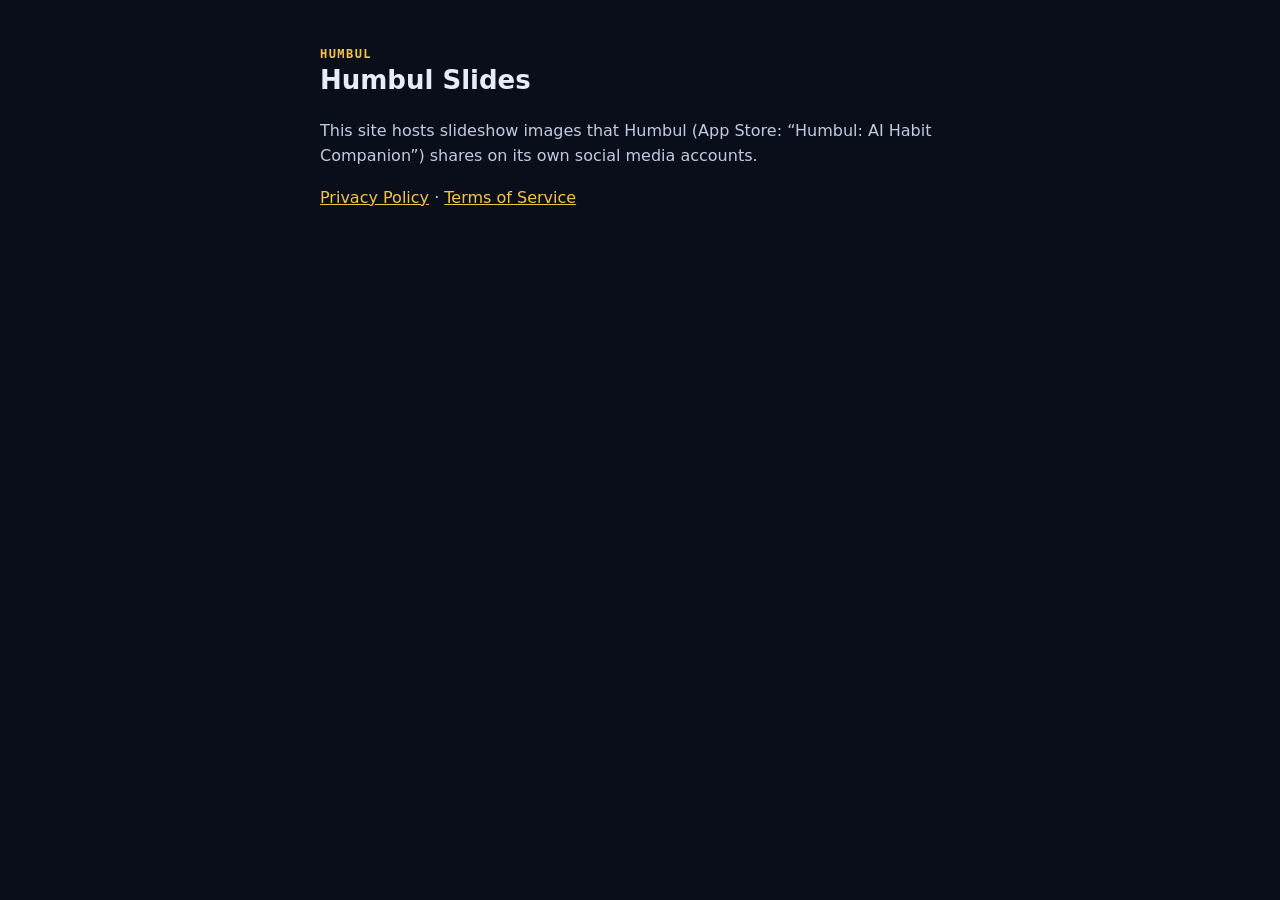
<file: index.html>
<!doctype html><html lang="en"><head><meta charset="utf-8"><meta name="viewport" content="width=device-width,initial-scale=1">
<title>Humbul Slides</title><link rel="stylesheet" href="style.css"></head><body><main>
<div class="brand">HUMBUL</div><h1>Humbul Slides</h1>
<p>This site hosts slideshow images that Humbul (App Store: “Humbul: AI Habit Companion”) shares on its own social media accounts.</p>
<p><a href="privacy.html">Privacy Policy</a> · <a href="terms.html">Terms of Service</a></p>
</main></body></html>
</file>
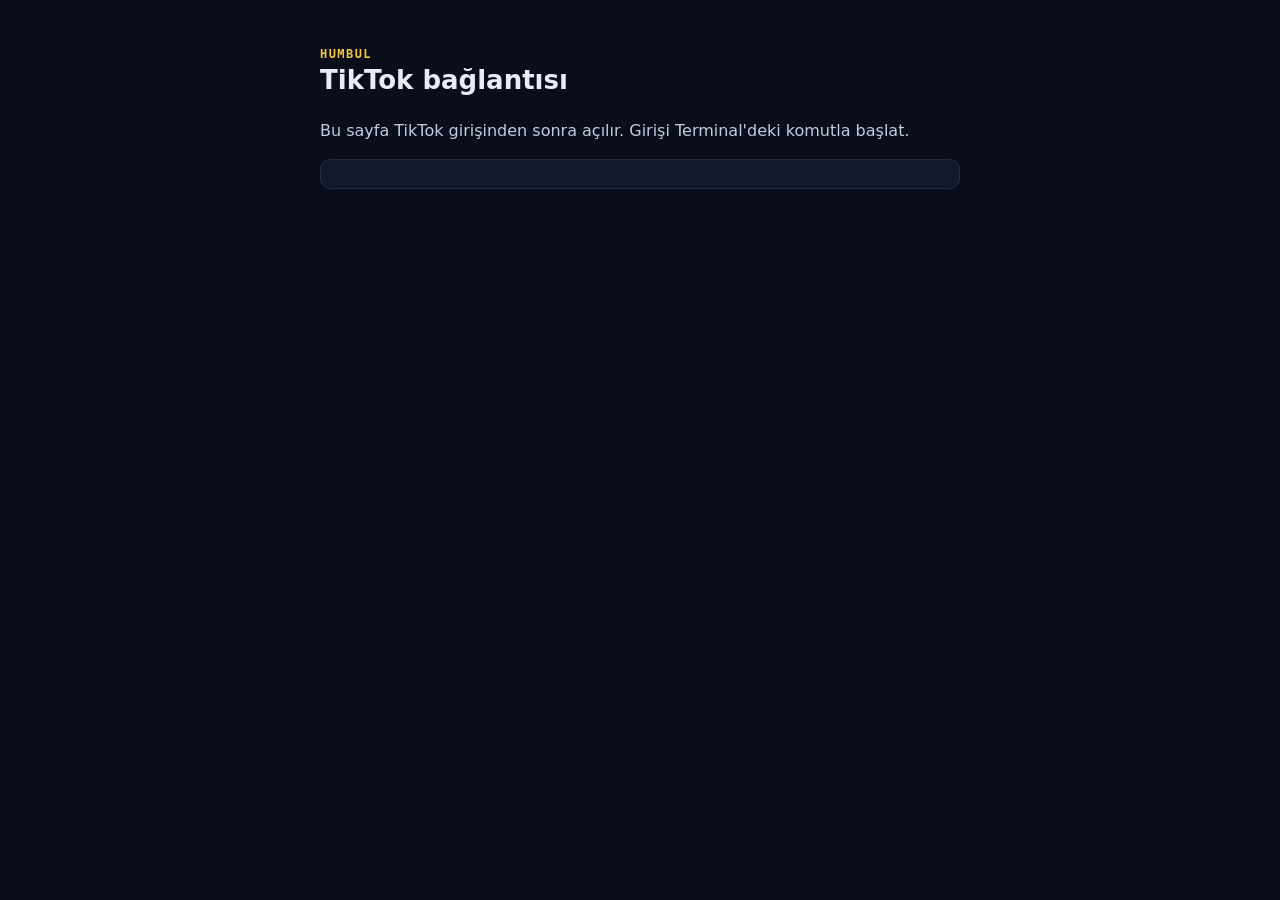
<file: callback/index.html>
<!doctype html><html lang="tr"><head><meta charset="utf-8"><meta name="viewport" content="width=device-width,initial-scale=1">
<title>Humbul TikTok Bağlantısı</title><link rel="stylesheet" href="../style.css"></head><body><main>
<div class="brand">HUMBUL</div><h1 id="h">TikTok bağlantısı</h1>
<p id="msg">Kod okunuyor…</p>
<div class="code" id="code" hidden></div>
<button id="copy" hidden>Kodu kopyala</button>
<p class="muted" id="note" hidden>Kodu Terminal'e yapıştır. Kod birkaç dakika içinde geçersiz olur.</p>
<script>
const q = new URLSearchParams(location.search);
const code = q.get("code"), err = q.get("error"), state = q.get("state") || "";
const $ = (id) => document.getElementById(id);
if (code) {
  const value = code + (state ? "|" + state : "");
  $("msg").textContent = "TikTok izni verildi. Aşağıdaki kodu kopyalayıp Terminal'e yapıştır.";
  $("code").textContent = value; $("code").hidden = false; $("copy").hidden = false; $("note").hidden = false;
  $("copy").onclick = async () => {
    try { await navigator.clipboard.writeText(value); $("copy").textContent = "Kopyalandı"; }
    catch { const r = document.createRange(); r.selectNodeContents($("code")); getSelection().removeAllRanges(); getSelection().addRange(r); $("copy").textContent = "Seçildi, Cmd+C ile kopyala"; }
  };
} else if (err) {
  $("h").textContent = "Bağlantı yapılamadı";
  $("msg").textContent = "TikTok şunu döndürdü: " + err + " " + (q.get("error_description") || "");
} else {
  $("msg").textContent = "Bu sayfa TikTok girişinden sonra açılır. Girişi Terminal'deki komutla başlat.";
}
</script>
</main></body></html>
</file>
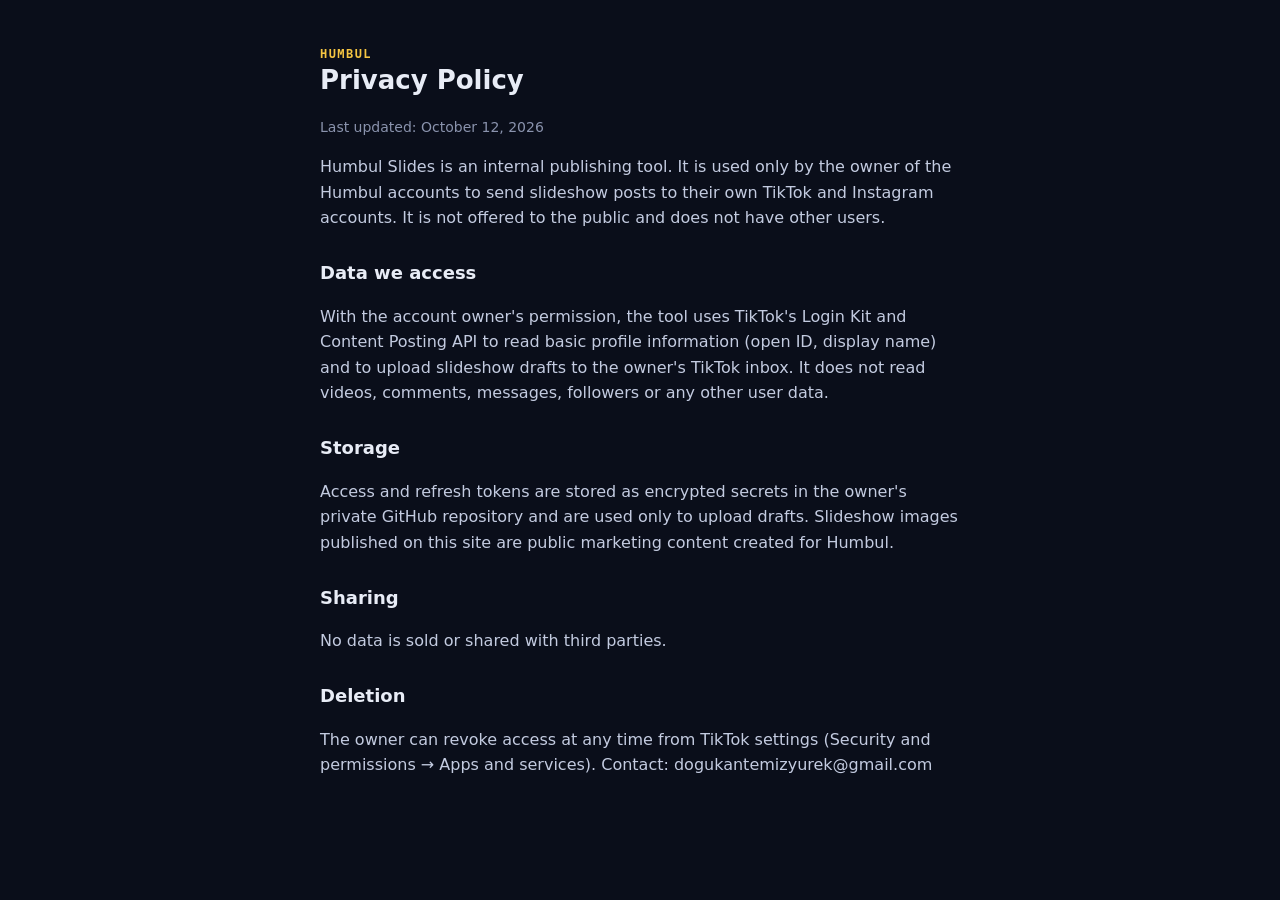
<file: privacy.html>
<!doctype html><html lang="en"><head><meta charset="utf-8"><meta name="viewport" content="width=device-width,initial-scale=1">
<title>Humbul Slides Privacy</title><link rel="stylesheet" href="style.css"></head><body><main>
<div class="brand">HUMBUL</div><h1>Privacy Policy</h1><p class="muted">Last updated: October 12, 2026</p>
<p>Humbul Slides is an internal publishing tool. It is used only by the owner of the Humbul accounts to send slideshow posts to their own TikTok and Instagram accounts. It is not offered to the public and does not have other users.</p>
<h2>Data we access</h2>
<p>With the account owner's permission, the tool uses TikTok's Login Kit and Content Posting API to read basic profile information (open ID, display name) and to upload slideshow drafts to the owner's TikTok inbox. It does not read videos, comments, messages, followers or any other user data.</p>
<h2>Storage</h2>
<p>Access and refresh tokens are stored as encrypted secrets in the owner's private GitHub repository and are used only to upload drafts. Slideshow images published on this site are public marketing content created for Humbul.</p>
<h2>Sharing</h2><p>No data is sold or shared with third parties.</p>
<h2>Deletion</h2><p>The owner can revoke access at any time from TikTok settings (Security and permissions → Apps and services). Contact: dogukantemizyurek@gmail.com</p>
</main></body></html>
</file>
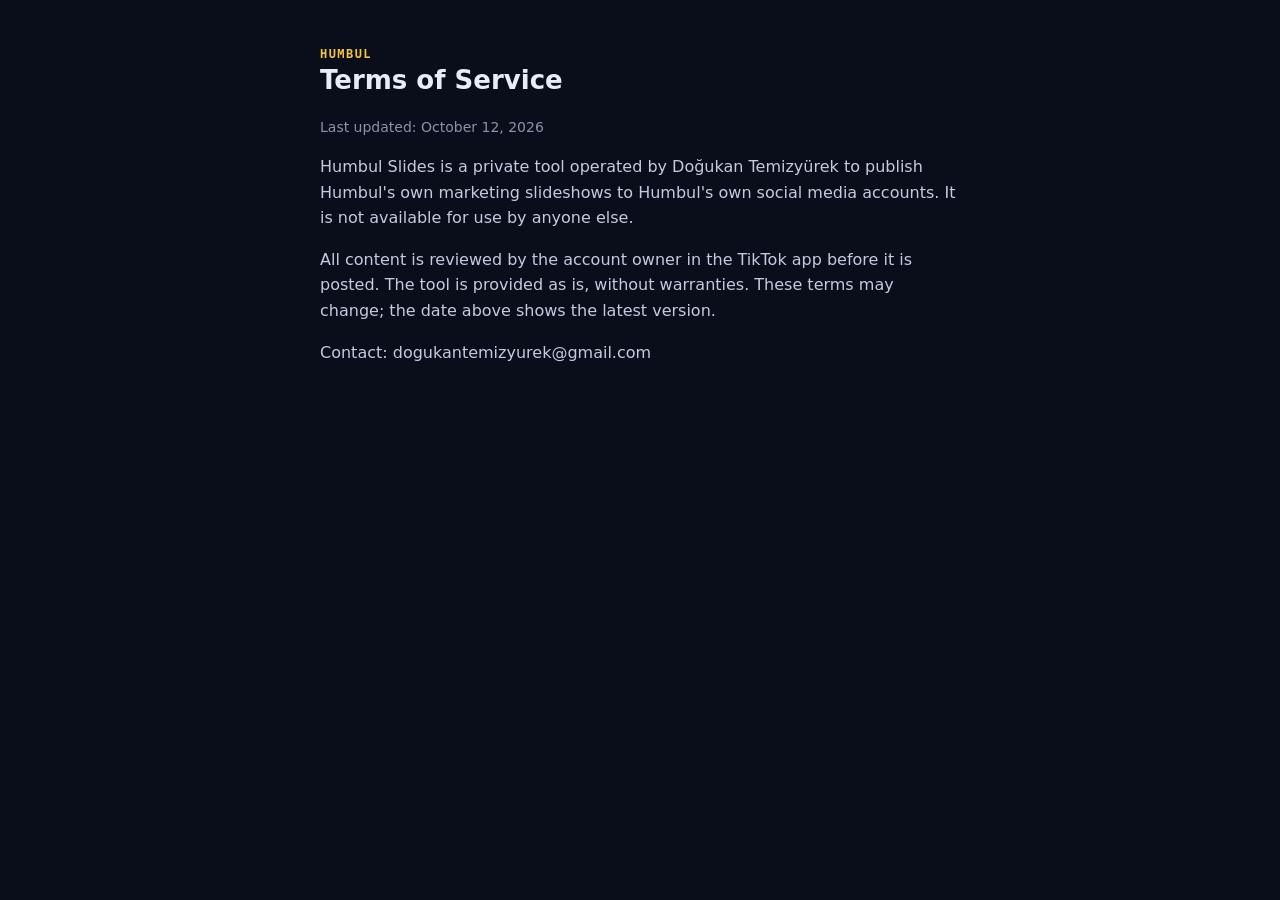
<file: terms.html>
<!doctype html><html lang="en"><head><meta charset="utf-8"><meta name="viewport" content="width=device-width,initial-scale=1">
<title>Humbul Slides Terms</title><link rel="stylesheet" href="style.css"></head><body><main>
<div class="brand">HUMBUL</div><h1>Terms of Service</h1><p class="muted">Last updated: October 12, 2026</p>
<p>Humbul Slides is a private tool operated by Doğukan Temizyürek to publish Humbul's own marketing slideshows to Humbul's own social media accounts. It is not available for use by anyone else.</p>
<p>All content is reviewed by the account owner in the TikTok app before it is posted. The tool is provided as is, without warranties. These terms may change; the date above shows the latest version.</p>
<p>Contact: dogukantemizyurek@gmail.com</p>
</main></body></html>
</file>
<file: style.css>
:root{--bg:#0a0e1a;--fg:#e8ecf6;--muted:#8a93ad;--gold:#f5c542;--line:#232c45;color-scheme:dark}
*{box-sizing:border-box}body{margin:0;background:var(--bg);color:var(--fg);font:16px/1.6 system-ui,-apple-system,"Segoe UI",sans-serif}
main{max-width:680px;margin:0 auto;padding:48px 20px}h1{font-size:26px;margin:0 0 8px}h2{font-size:18px;margin:28px 0 6px}
p,li{color:#c3cbe0}a{color:var(--gold)}.brand{font:600 12px/1 ui-monospace,monospace;letter-spacing:.12em;color:var(--gold)}
code,.code{display:block;background:#121829;border:1px solid var(--line);border-radius:10px;padding:14px;font:15px ui-monospace,monospace;word-break:break-all;color:var(--fg)}
button{margin-top:12px;font:inherit;font-weight:700;background:var(--gold);color:#1a1405;border:0;border-radius:9px;padding:10px 16px;cursor:pointer}
.muted{color:var(--muted);font-size:14px}
</file>
